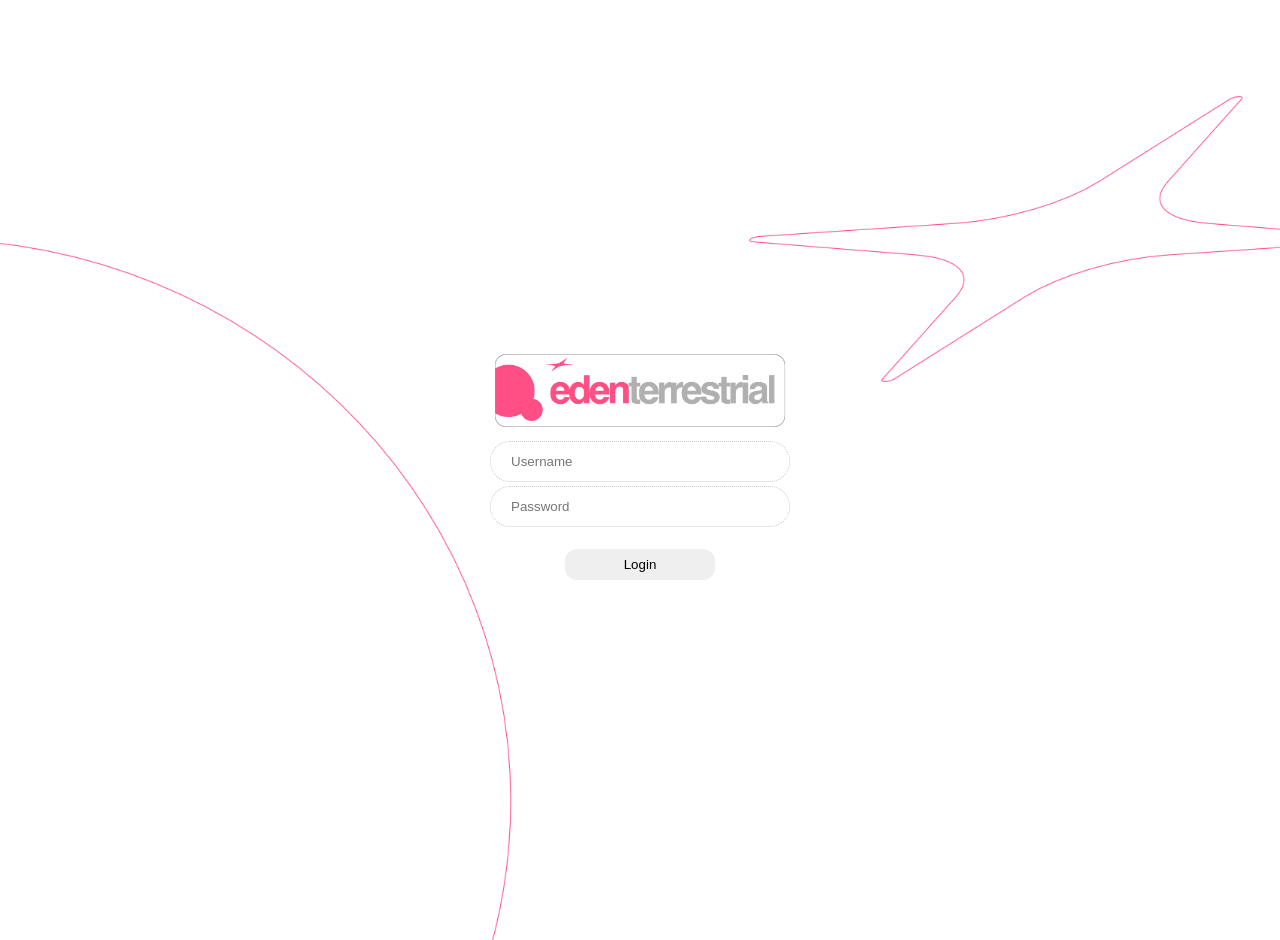
<file: index.html>
<html lang="en">

    <head>
        <link rel="stylesheet" href="index.css" >

    </head>

    <div class = "container">
        <form id = "loginForm">
            <img src= "assets/Logos/eden-terrestrial.png">

            <input type="text" placeholder="Username" name="username" id="username"required>
            <input type="password" placeholder="Password" name="password" id="password" required>

            <button type="submit" name = "login_button" id="l-button">Login</button>
        </form>

        <script defer src="Scripts/login.js"></script>

    </div>

</html>
</file>
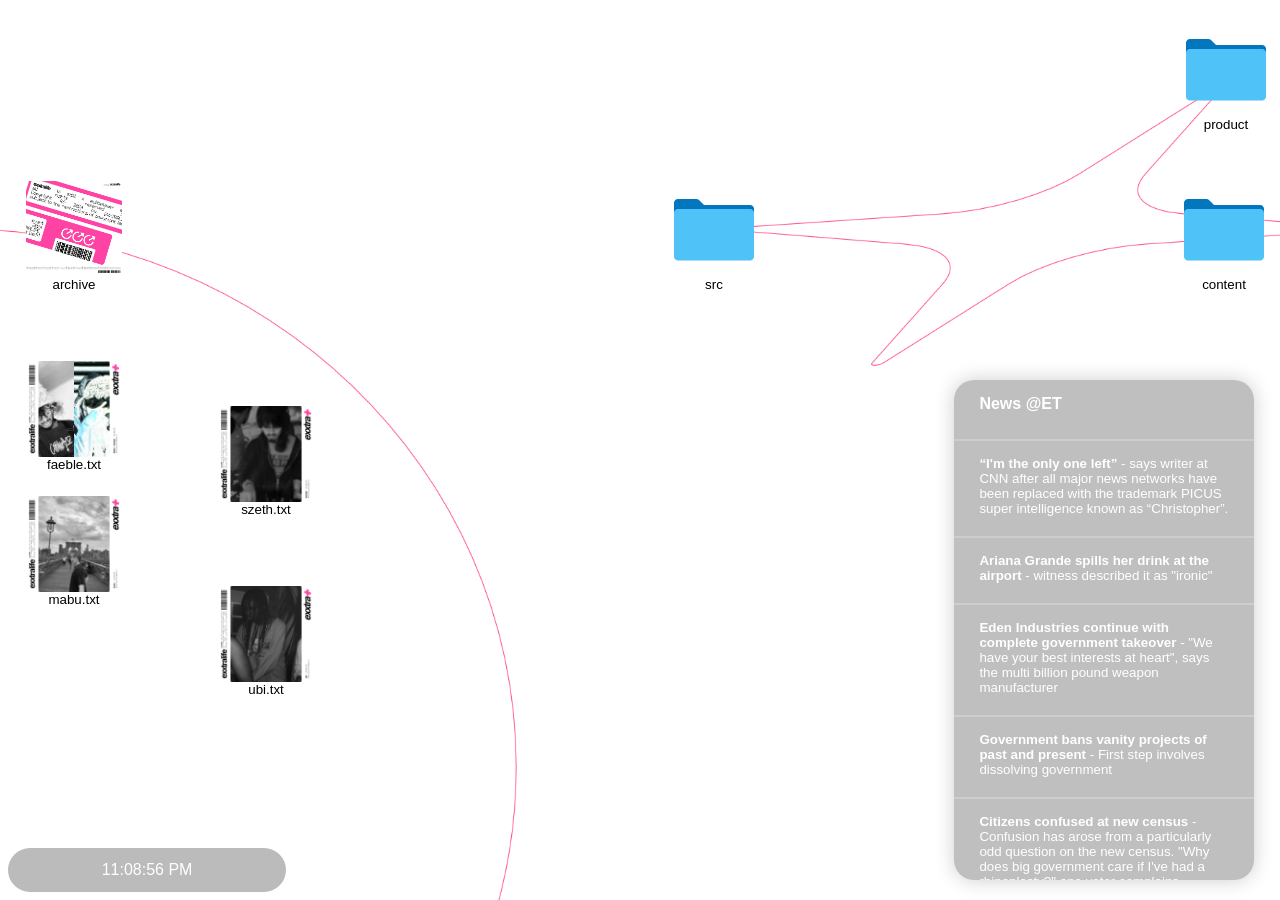
<file: Desktop/Desktop.html>
<html lang="en">

    <head>
        <link rel="stylesheet" href="desktop-style.css" >
        <link rel="stylesheet" href="folder-style.css" >
        <link rel="stylesheet" href="news-style.css" >


    </head>

    <div class = "desktop">

        <div class = "workspace">

            <div class = "draggable" id="news">
                <div class = "tower">
                    <div class = "bartopper"><b>News @ET</b></div>

                    <div class = "news">
                        <b>“I'm the only one left”</b> - says writer at CNN after all major news networks have been replaced with the trademark PICUS super intelligence known as “Christopher”.
                    </div>
                    <div class = "news"><b>Ariana Grande spills her drink at the airport</b> - witness described it as "ironic"</div>
                    <div class = "news"><b>Eden Industries continue with complete government takeover</b> - "We have your best interests at heart", says the multi billion pound weapon manufacturer</div>
                    <div class = "news"><b>Government bans vanity projects of past and present</b> - First step involves dissolving government</div>
                    <div class = "news"><b>Citizens confused at new census</b> - Confusion has arose from a particularly odd question on the new census. "Why does big government care if I've had a rhinoplasty?" one voter complains.</div>
                    <div class = "news"><b>EdenTerrestrial sign new landmark government contract</b> - They have been hired to take care of "business", soruces are unsure of what this means...</div>
                    <div class = "news"><b>“This bitch ain't got no vision, we rich as fuck just living” </b> - Carti speaks on scrapping his new album, maybe one day he will speak on his numerous assault charges </div>
                    <div class = "news"><b>US Finally cut ties with Israel</b> - Reports say this is after, Biden found the Israeli PM "quite annoying" at a recent White House dinner</div>
                    <div class = "news"><b>The crown killer escapes</b> - Should we be alarmed? </div>
                    <div class = "news"><b>Beyonce releases a shocking new perfume</b> - Labled to contain "children's blood", fans cannot tell if she's just "going with the bit"</div>
                    <div class = "news"><b>Beyonce snubbed for country music award</b> - The writers room stands with her in solidarity</div>

                </div>
            </div>

            <div class = "draggable" id="content">
                <button onclick = "contentsClick()">

                    <div class = "folder"><img draggable="false" src= "assets/folder-icon.png">content</div>
                </button>
            </div>

            <div class = "draggable" id="poster">
                <button onclick = "posterClick()">

                    <div class = "folder"><img draggable="false" width="96" src= "product/bandage.png">archive</div>
                </button>
            </div>

            <div class = "draggable" id="src">
                <button onclick = "srcClick()">

                    <div class = "folder"><img draggable="false" src= "assets/folder-icon.png">src</div>
                </button>
            </div>

            <div class = "draggable" id="product">
                <button onclick = "productClick()">
                    <div class = "folder"><img draggable="false" src= "assets/folder-icon.png">product</div>
                </button>
            </div>

            <div class = "draggable" id="faeble">
                <button onclick = "faebleClick()">
                    <div class = "folder"><img draggable="false" width="96" src= "assets/faeble-bicstan/icon.png">faeble.txt</div>
                </button>
            </div>

            <div class = "draggable" id="mabu">
                <button onclick = "mabuClick()">
                    <div class = "folder"><img draggable="false" width="96" src= "assets/mabu/m-icon.png">mabu.txt</div>
                </button>
            </div>

            <div class = "draggable" id="szeth">
                <button onclick = "szethClick()">
                    <div class = "folder"><img draggable="false" width="96" src= "assets/szeth/icon.png">szeth.txt</div>
                </button>
            </div>

            <div class = "draggable" id="ubi">
                <button onclick = "ubiClick()">
                    <div class = "folder"><img draggable="false" width="96" src= "assets/ubi/icon.png">ubi.txt</div>
                </button>
            </div>

        </div>

        
        <div class = "taskbar"> 

            <div class = "status">
                <span id="currentTime">
                ra.co/events/2049372
            </div>

        </div>
    </div>
</html>


<script>
    function getTheTime() 
    {
        const now = new Date();
        const currentDateTime = now.toLocaleTimeString();
        document.querySelector('#currentTime').textContent = currentDateTime;
    }
    
    setInterval(getTheTime, 1000);

    const draggableElements = document.querySelectorAll('.draggable');

    draggableElements.forEach(draggableElement => {
    draggableElement.addEventListener('mousedown', (event) => {
    const offsetX = event.clientX - draggableElement.offsetLeft;
    const offsetY = event.clientY - draggableElement.offsetTop;

    document.addEventListener('mousemove', onMouseMove);
    document.addEventListener('mouseup', onMouseUp);

    function onMouseMove(event) {
      draggableElement.style.left = (event.clientX - offsetX) + 'px';
      draggableElement.style.top = (event.clientY - offsetY) + 'px';
    }

    function onMouseUp() {
      document.removeEventListener('mousemove', onMouseMove);
      document.removeEventListener('mouseup', onMouseUp);   

    }
    
  });
});

function srcClick()
{
    window.location.href = 'https://drive.google.com/drive/folders/1N6sN7H4FYENE0yxxc1gXDB7vRQ2apiq7?usp=sharing';
}

function contentsClick()
{
    window.location.href = 'https://drive.google.com/drive/folders/16lsUZgJXRt71MVaRtFAYDbvCfKWu-ysB?usp=sharing';
}

function posterClick()
{
    window.location.href = 'product/exxtralife-three.html';
}

function faebleClick()
{
    window.location.href = 'setlists/faeble.txt';
}


function mabuClick()
{
    window.location.href = 'setlists/mabu.txt';
}


function szethClick()
{
    window.location.href = 'setlists/szeth.txt';
}

function ubiClick()
{
    window.location.href = 'setlists/ubi.txt';
}

function productClick()
{
    window.location.href = 'https://github.com/exxtralife/exxtralife.github.io/tree/main/Desktop/product';
}
    
    
</script>
</file>
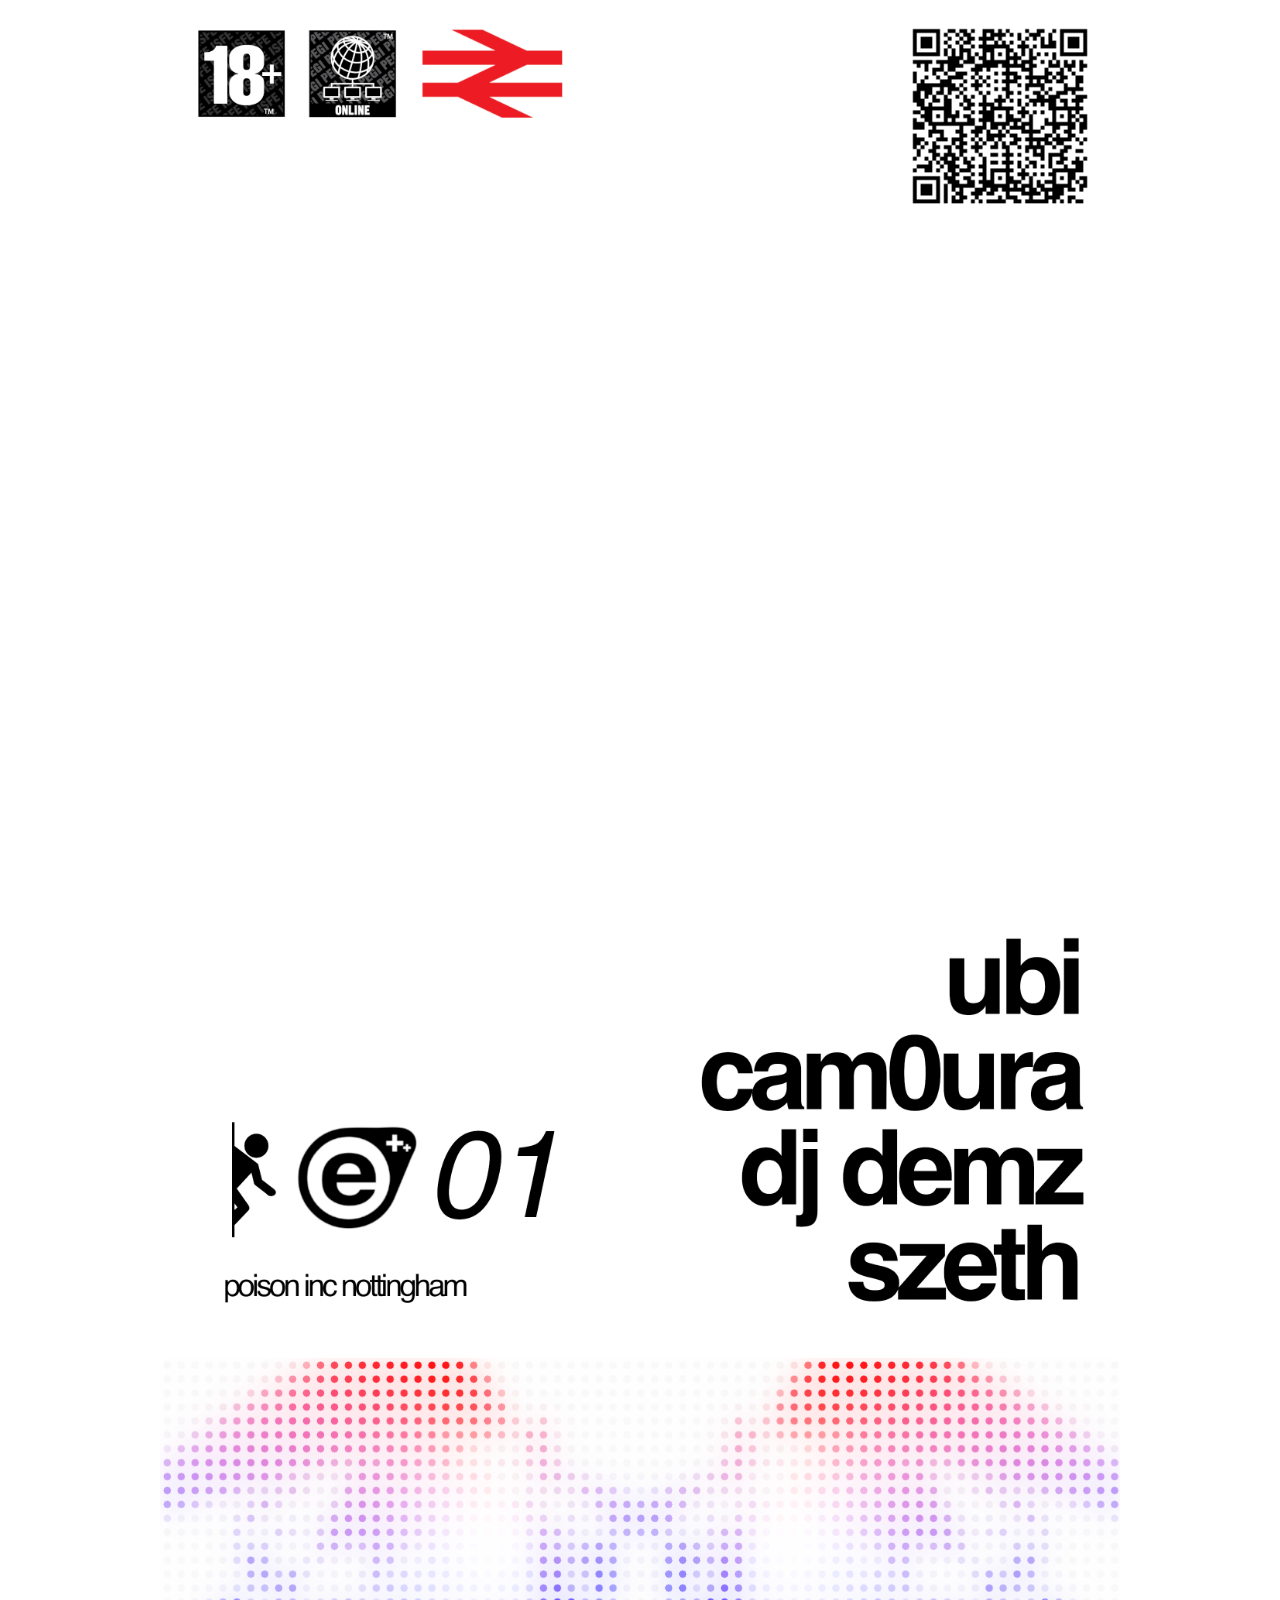
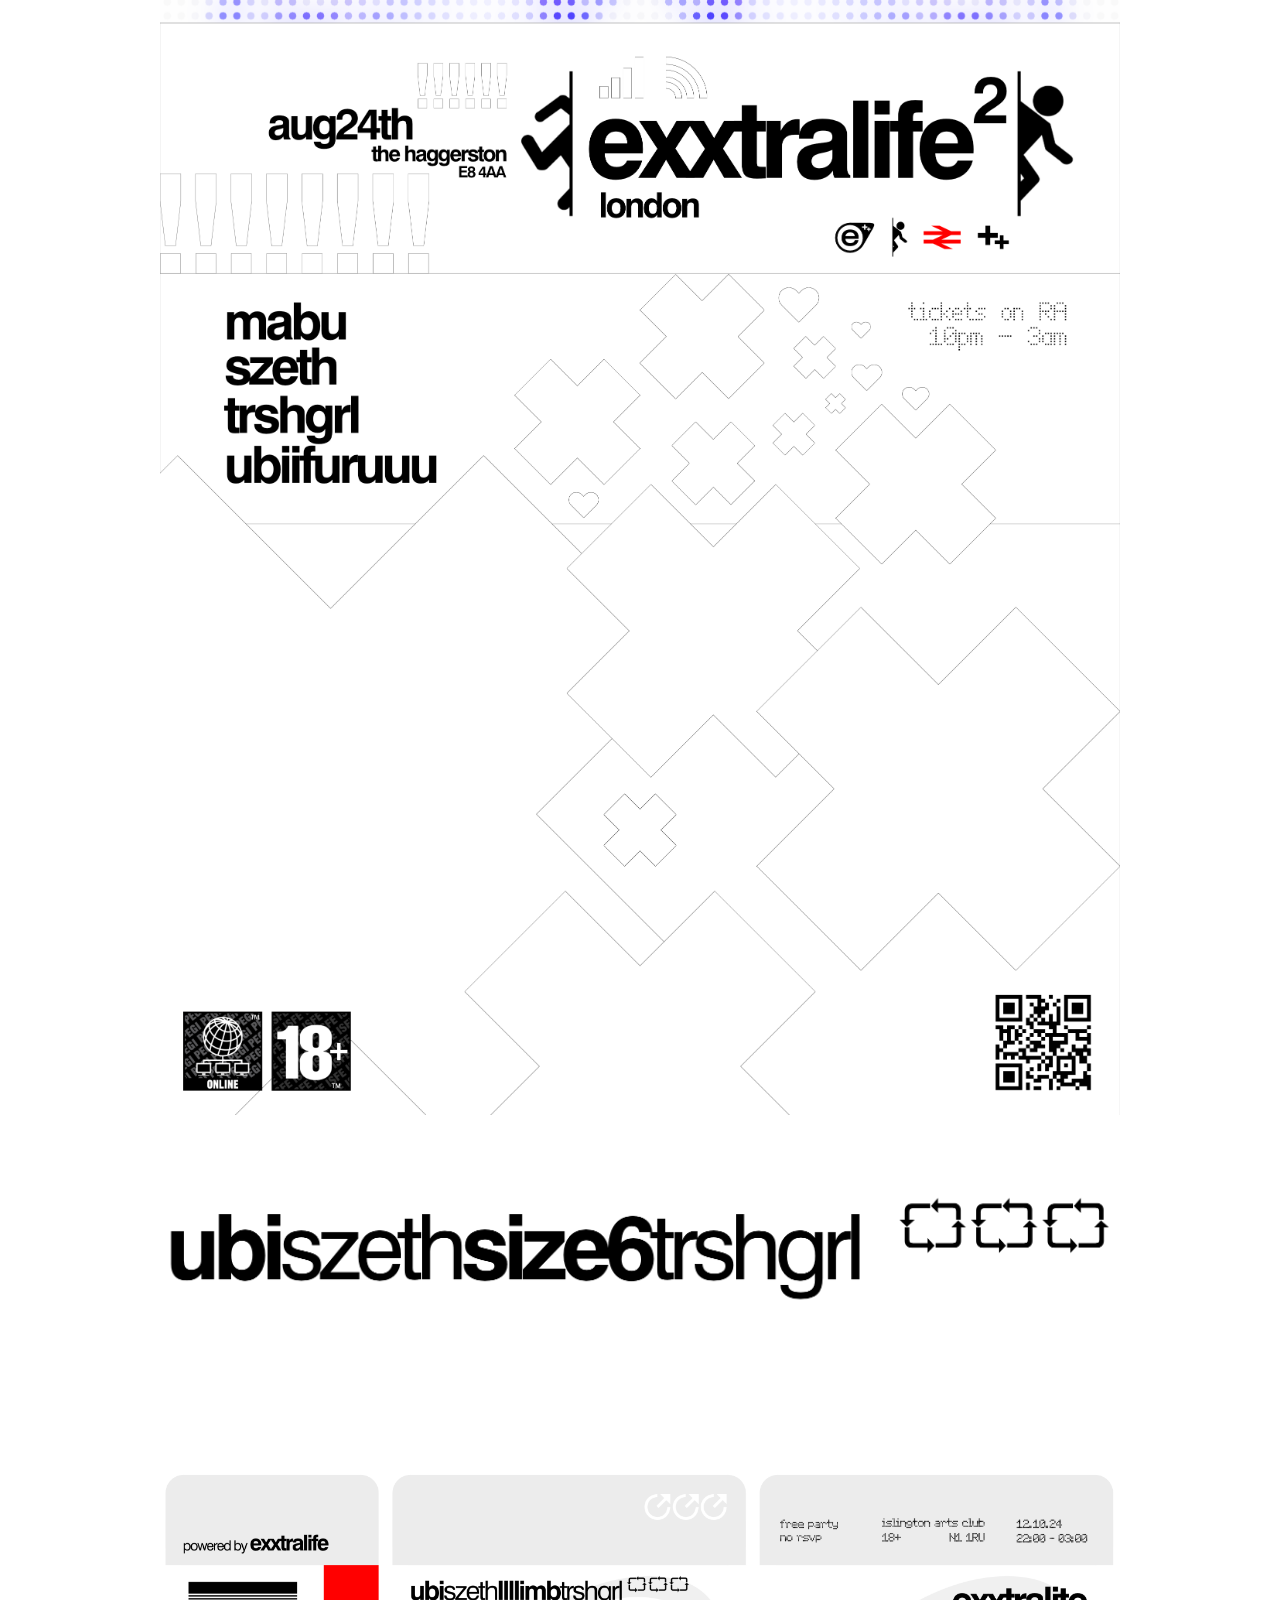
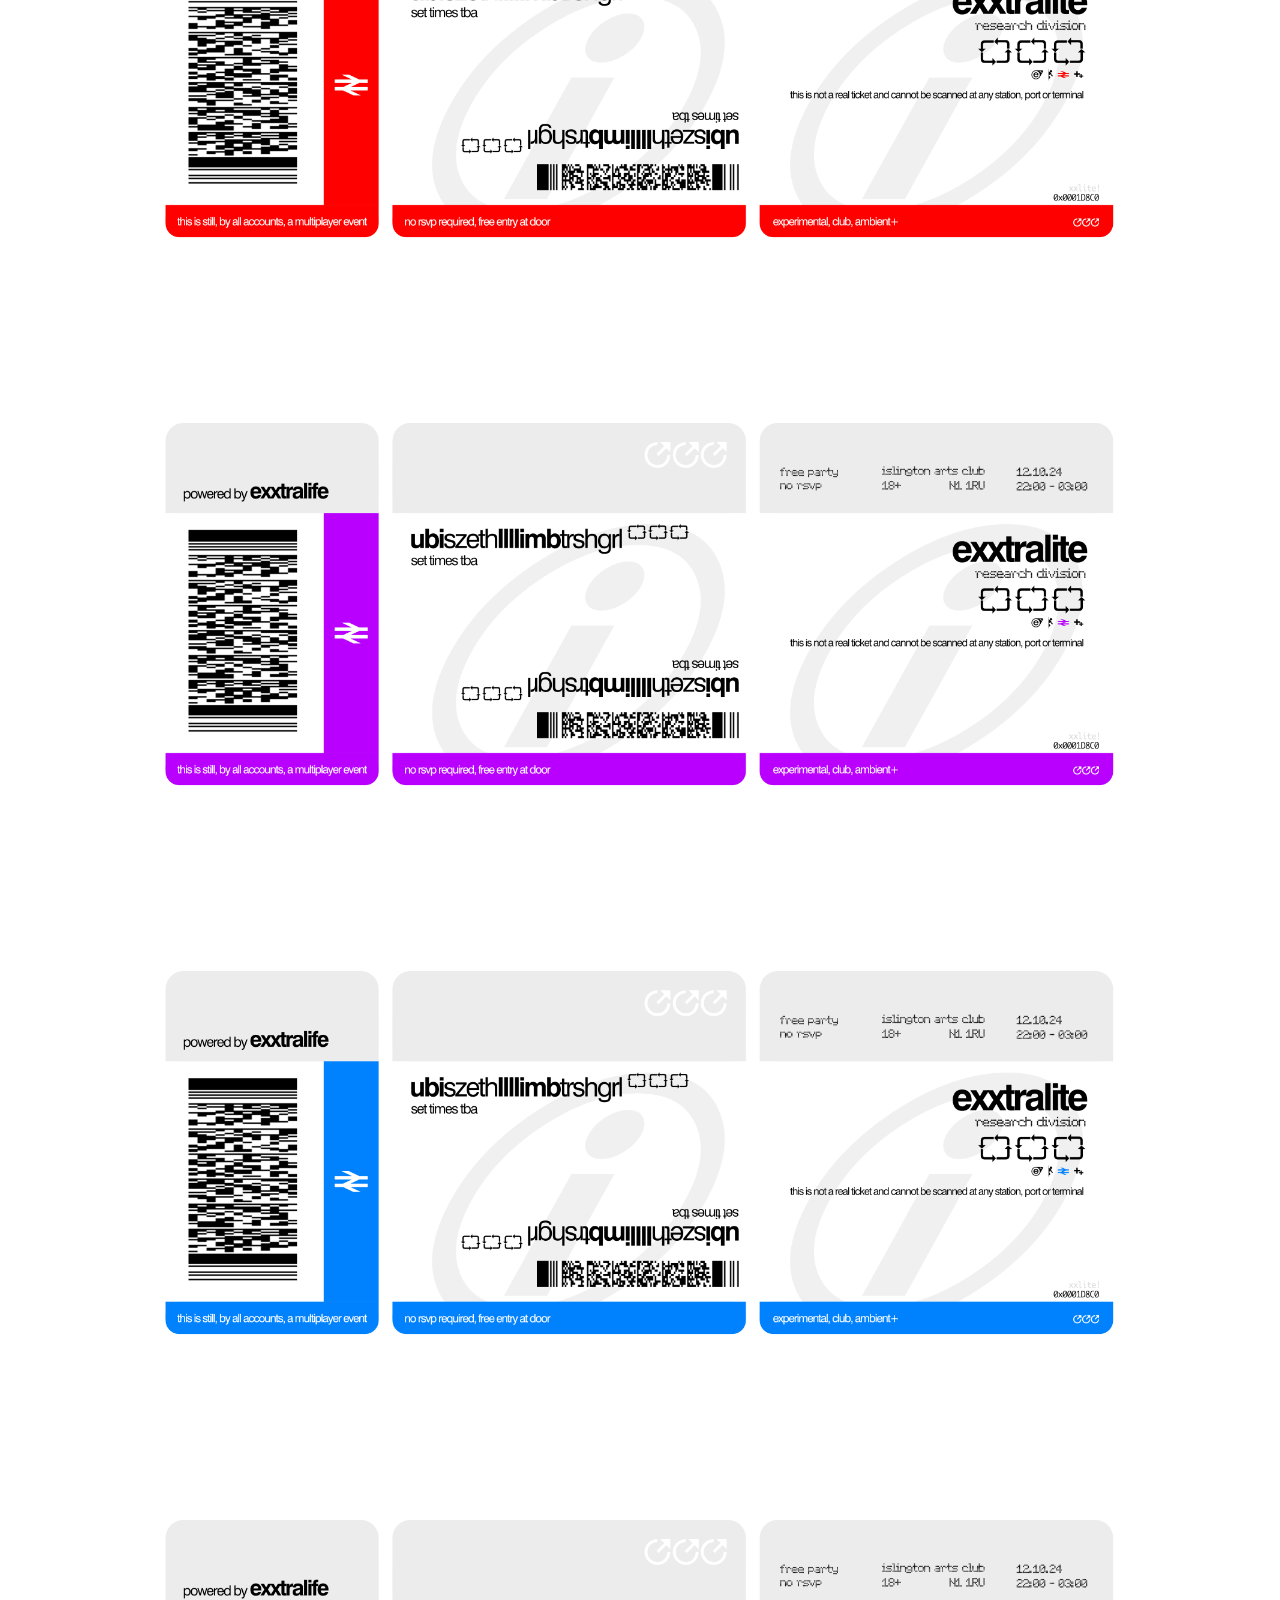
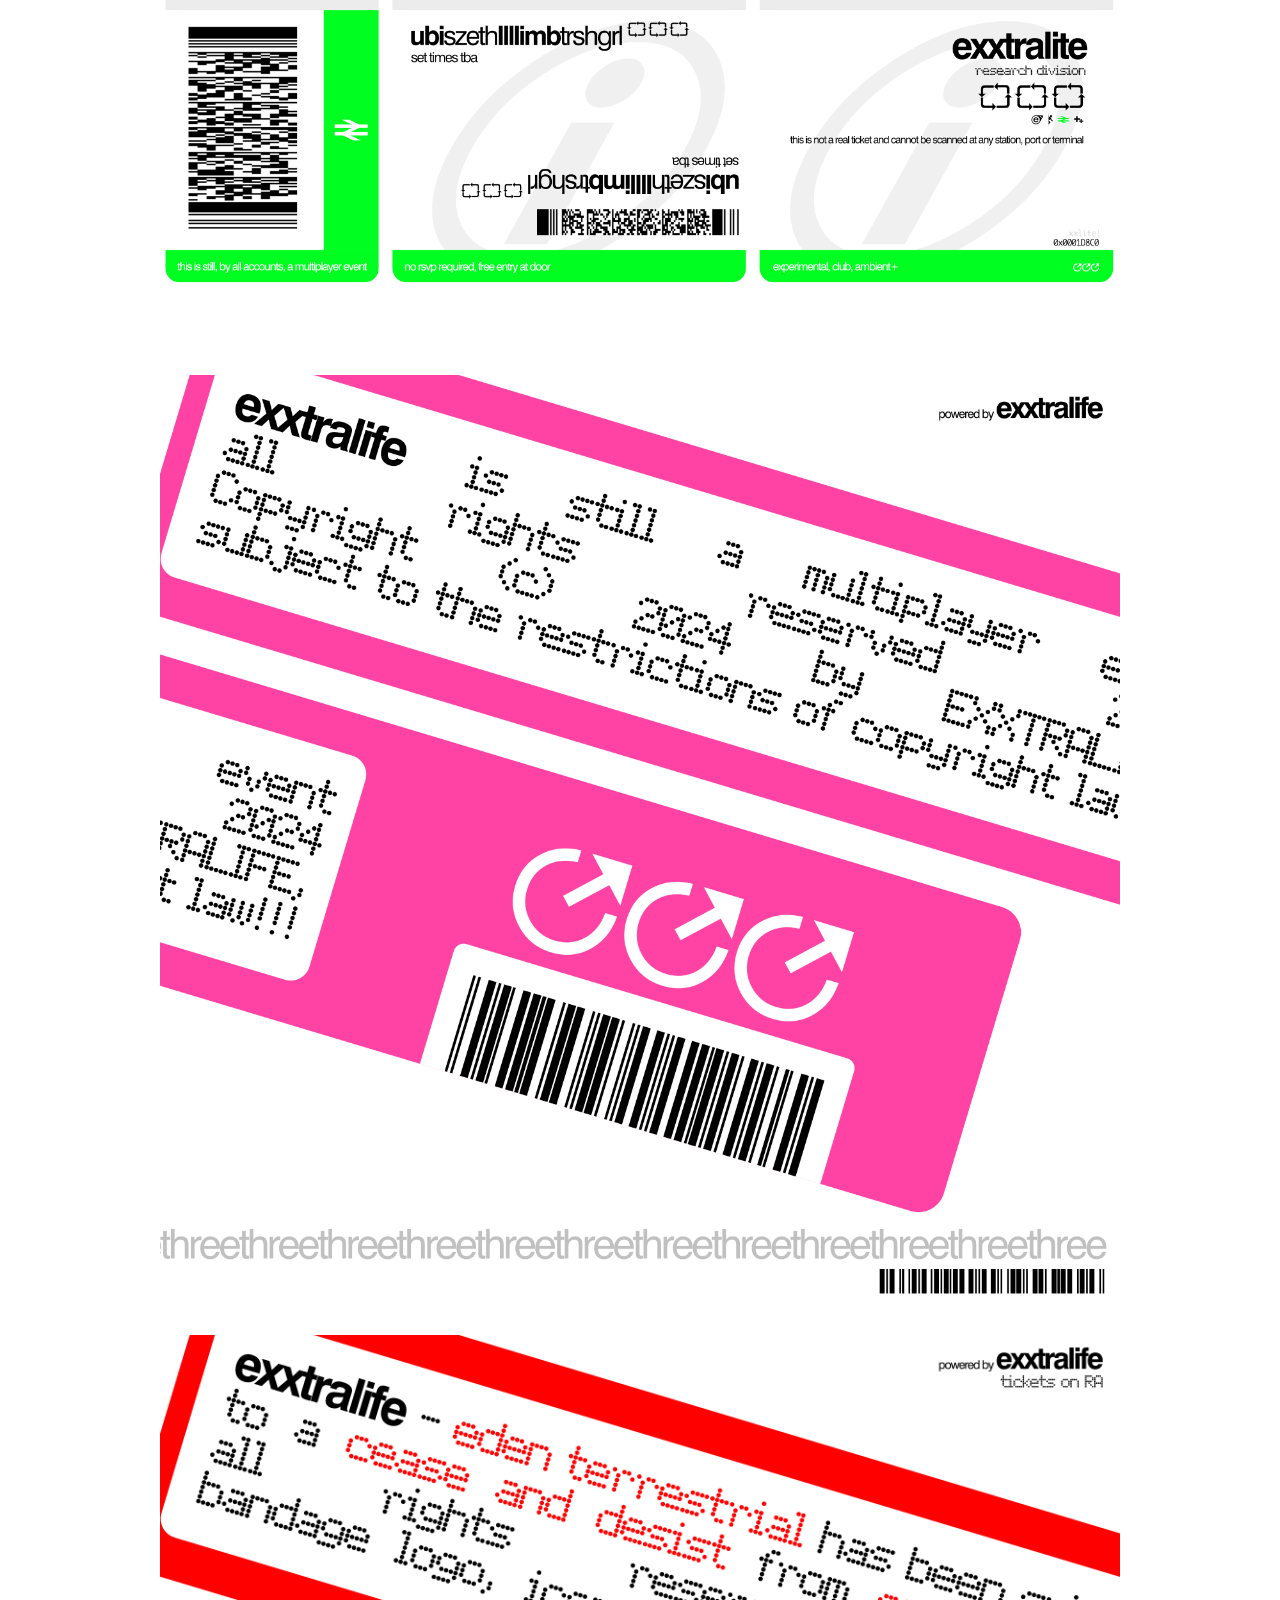
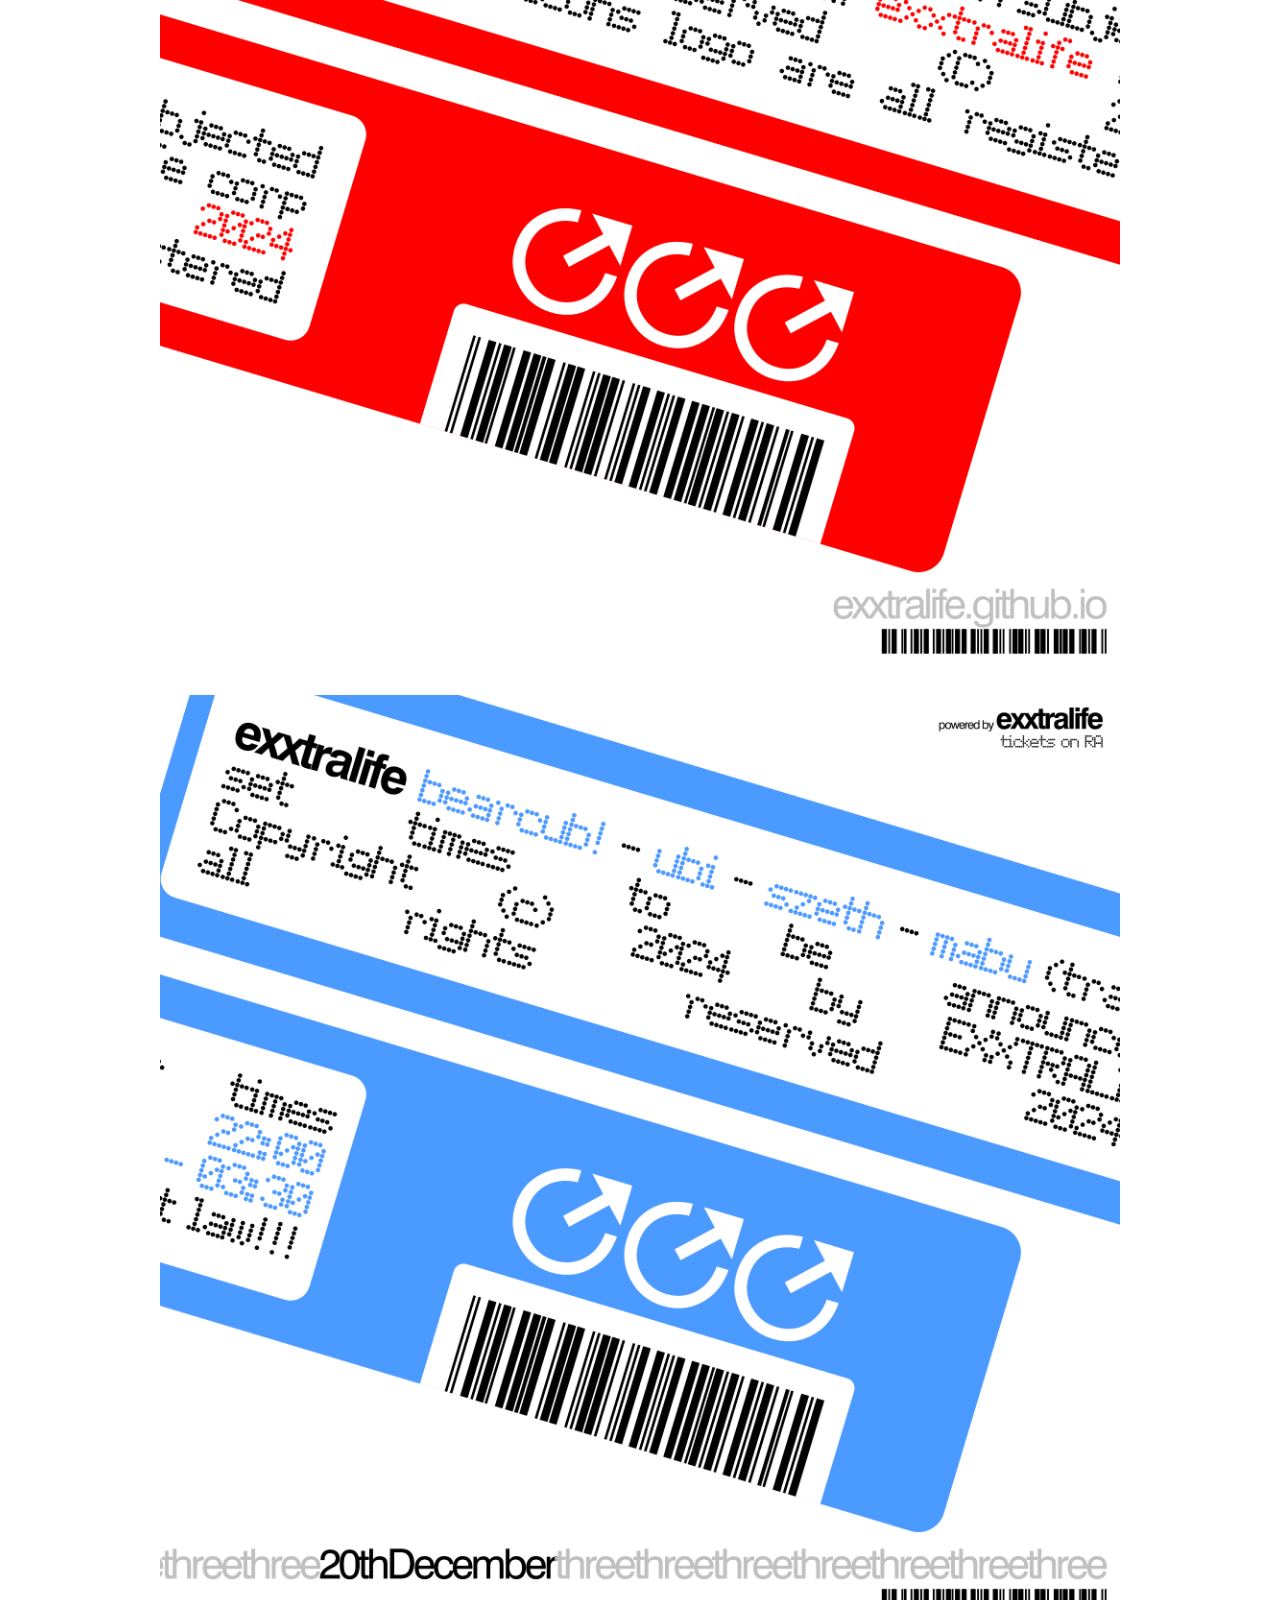
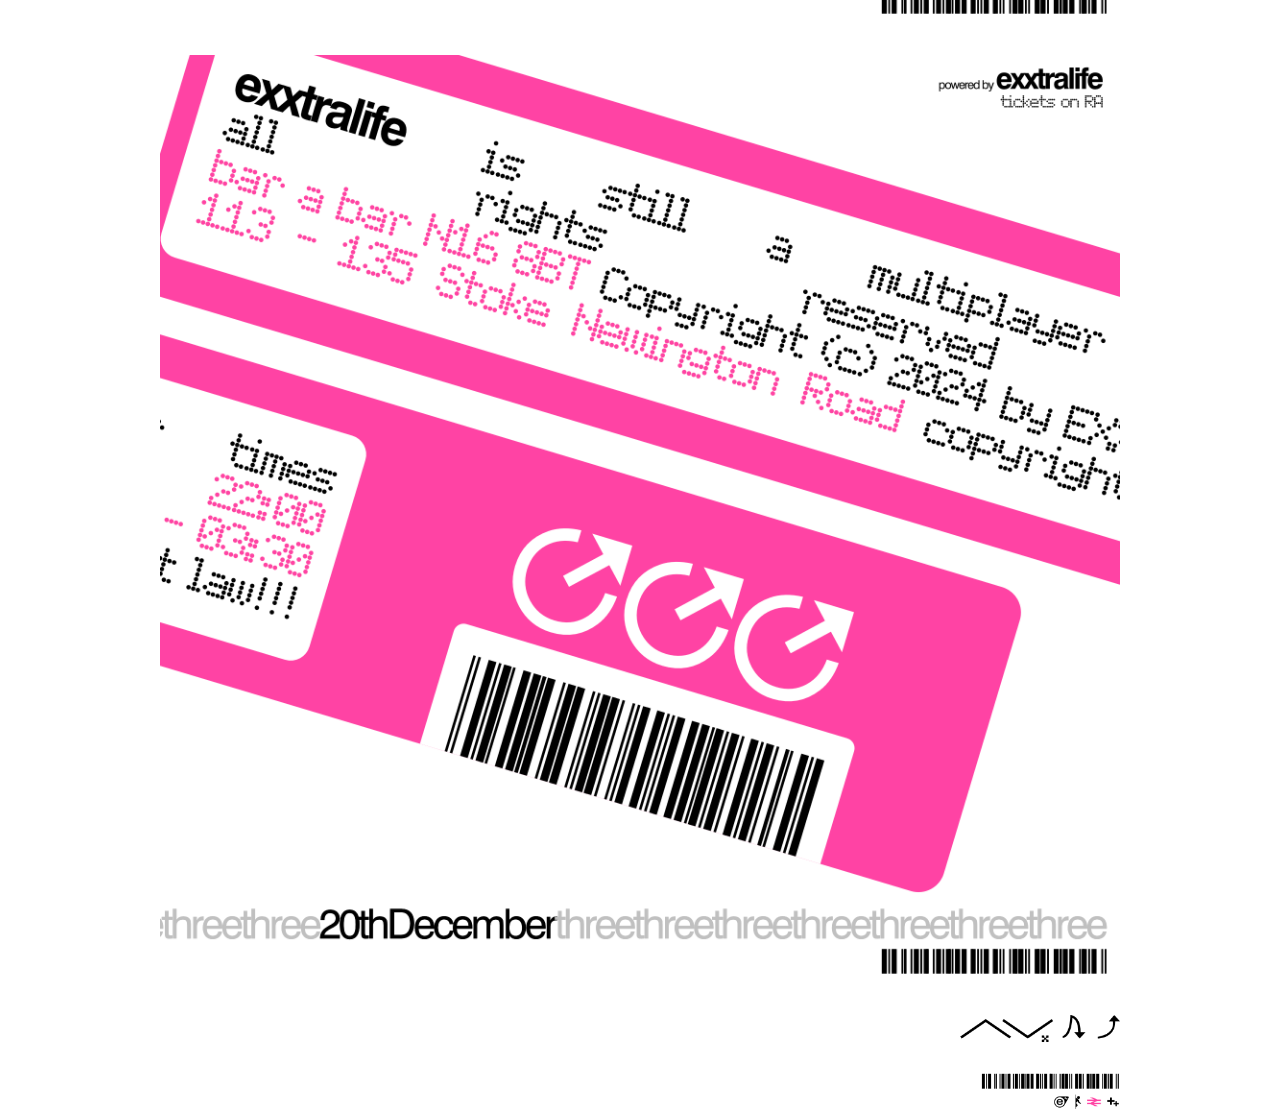
<file: Desktop/product/exxtralife-three.html>
<html lang="en">
    <head>
        <style>
            * {
                margin: 0;
                padding: 0;
            }
            .imgbox {
                padding-top: 0%;
                padding-bottom: 0%;

            }
            .center-fit {
                width: 100%;
                height: auto;
            }

            .scroll-box
            {
                padding-left: 12.5%;
                justify-content: center;
                width: 75%;
            }
        </style>
    </head>

    <div class = "scroll-box">

        <div class="imgbox" >
            <a href="https://edwxn-13.github.io/eyesoundz.html">
                <img class="center-fit" src="../assets/poster-archive/exxtralife1poster.PNG">
            </a>
        </div>

        <div class="imgbox" >
            <a href="exxtralife-three.html">
                <img class="center-fit" src="../assets/poster-archive/exxtralife2.png">
            </a>
        </div>

        <div class="imgbox" >
            <a href="https://edwxn-13.github.io/exxtralife/exxtralife.html">
                <img class="center-fit" src="../assets/poster-archive/litetag.png">
            </a>
        </div>

        <div class="imgbox" >
            <a href="../../exxtramail/litepage.html">
                <img class="center-fit" src="tickets/red.png">
            </a>
        </div>

        <div class="imgbox" >
            <a href="../../index.html">
                <img class="center-fit" src="tickets/purp.png">
            </a>
        </div>
        
        <div class="imgbox" >
            <a href="../../exxtramail/litepage.html">
                <img class="center-fit" src="tickets/nlu.png">
            </a>
        </div>

        <div class="imgbox" >
            <a href="../../exxtramail/litepage.html">
                <img class="center-fit" src="tickets/green.png">
            </a>
        </div>

        <div class="imgbox" >
            <a href="https://ra.co/events/2049372">
                <img class="center-fit" src="bandage.png">
            </a>
        </div>

        <div class="imgbox" >
            <a href="exxtralife-three.html">
                <img class="center-fit" src="../assets/poster-archive/three/exxtrainfo.png">
            </a>
        </div>

        <div class="imgbox" >
            <a href="exxtralife-three.html">
                <img class="center-fit" src="../assets/poster-archive/three/lineup.png">
            </a>
        </div>


        <div class="imgbox" >
            <a href="exxtralife-three.html">
                <img class="center-fit" src="../assets/poster-archive/three/time.png">
            </a>
        </div>

        <div class="imgbox" >
            <a href="exxtralife-three.html">
                <img class="center-fit" src="../assets/poster-archive/three/swag-tag.png">
            </a>
        </div>
    </div>
    
</body>
</file>
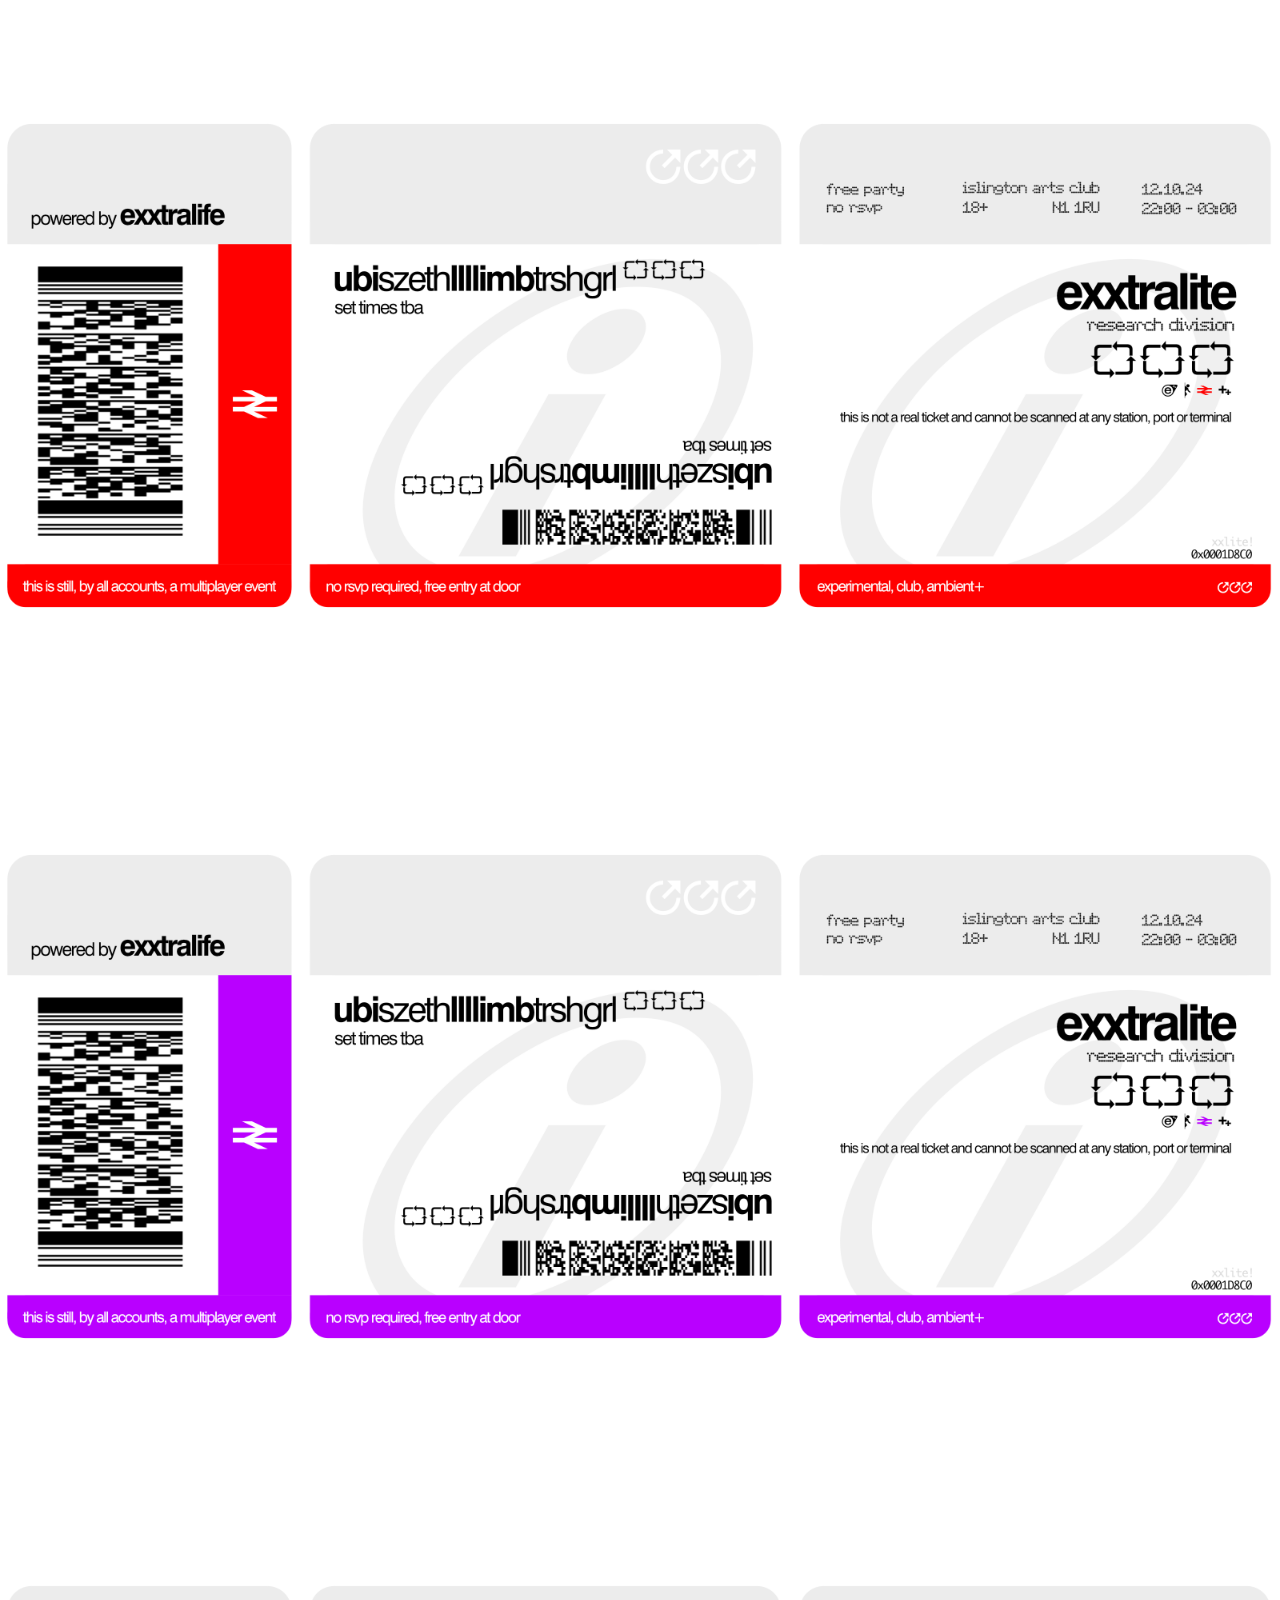
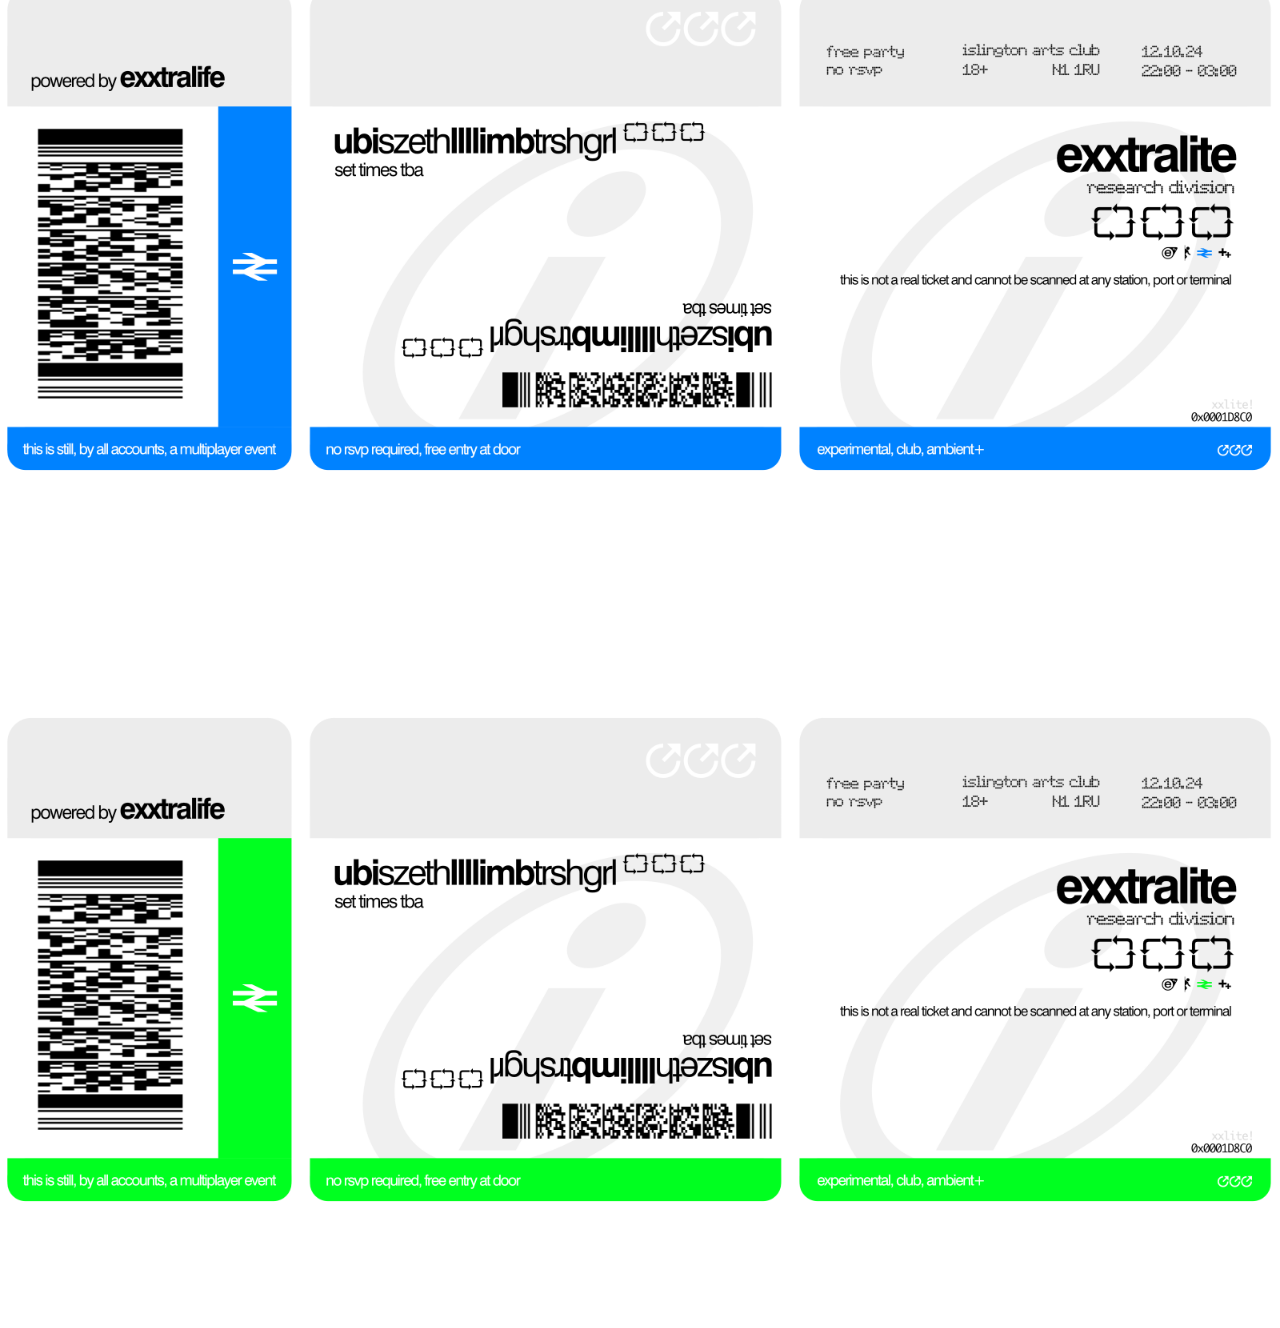
<file: Desktop/product/exxtralite.html>
<html lang="en">
    <head>
        <style>
            * {
                margin: 0;
                padding: 0;
            }
            .imgbox {
                padding-top: 0%;
                padding-bottom: 0%;

            }
            .center-fit {
                width: 100%;
                height: auto;
            }
        </style>
    </head>
    <body>
    <div class="imgbox" >
        <a href="../../index.html">
            <img class="center-fit" src="tickets/red.png">
        </a>
    </div>
    <div class="imgbox" ></div>
        <a href="../../index.html">
            <img class="center-fit" src="tickets/purp.png">
        </a>
    </div>
    <div class="imgbox" >
        <a href="../../index.html">
            <img class="center-fit" src="tickets/nlu.png">
        </a>
    </div>
    <div class="imgbox" ></div>
        <a href="../../index.html">
            <img class="center-fit" src="tickets/green.png">
        </a>
    </div>
</div>
</body>
</file>
<file: index.css>
body
{
    background-size: cover;
    background-position: center top;
    background-image: url("assets/Background/logo-background.png");
    font-family:Arial, Helvetica, sans-serif;
}

.container
{
    
}

input[type=text], input[type=password] {
    width: 100%;
    padding: 12px 20px;
    margin: 2px 0;
    display: inline-block;
    border: 1px dotted #ccc;
    box-sizing: border-box;
    border-radius: 20px;
    text-justify: left;
    justify-self: center;
}

.container img
{ 
    padding-bottom: 10px;
    width: 300px;
    justify-self: center;
}

.container button
{
    padding-top: 8px;
    padding-bottom: 8px;

    border-radius: 12px;

    border: none;
    box-sizing: border-box;
    margin-top: 20px;
    width: 50%;
    justify-self: center;
}
.container button:hover {
    background-color: black;
    color: white;
  }
  

  #loginForm {
    display: grid;
    place-content: center;
    padding: 16px;
    height: 100%;
    justify-self: center;
    justify-items: center;
  }

  #src
  {
    top:200px;
    right:50%;
  }
</file>
<file: Desktop/desktop-style.css>
body
{
    background-size: cover;
    background-position: center top;
    background-image: url("../assets/Background/logo-background.png");
    font-family:Arial, Helvetica, sans-serif;
}

.desktop
{
    height: 100%;
    width: 100%;
    background-color: transparent;
}

.desktop .taskbar
{
    height: 5%;
    width: 22%;
    background-color: rgb(187, 187, 187);
    border-radius: 28px;
    -webkit-border-radius: 28px;
    -moz-border-radius: 28px;
    -ms-border-radius: 28px;
    -o-border-radius: 28px;
    border-width: 5px;
    backdrop-filter: blur(5px);
    -webkit-backdrop-filter: blur(5px);
    display: grid;
    place-content: center;
}

.desktop .workspace
{
    height: 95%;
    width: 100%;
}

.desktop .taskbar .status
{
    display: grid;
    place-content: center;
    color: white;

}

.draggable
{
    position: absolute;
    top: 20px;
    right: 0;
    z-index: 9;
    text-align: center;
}

.draggable button
{
    background-color: transparent;

    border-width: 0px;
}

.folder
{
    cursor: move;
    text-align: center;
    display: grid;
    place-content: center;
}
</file>
<file: Desktop/folder-style.css>
#src
{
    position: absolute;
    top:20%;
    right: 40%;
}

#content
{
    position: absolute;
    top:20%;
    right: 2;
}

#news
{
    position: absolute;
    top:40%;
    right: 2%;
}

#poster
{
    position: absolute;
    top:20%;
    right: 90%;
}

#faeble
{
    position: absolute;
    top:40%;
    right: 90%;
}

#mabu
{
    position: absolute;
    top:55%;
    right: 90%;
}

#szeth
{
    position: absolute;
    top:45%;
    right: 75%;
}

#ubi
{
    position: absolute;
    top:65%;
    right: 75%;
}
</file>
<file: Desktop/news-style.css>
.topper
{

    border-top-left-radius: 8px;
    border-top-right-radius: 8px;

    box-sizing: border-box;

    padding-top: 15px;
    padding-left: 25px;

    border-bottom: solid;
    border-width: 1px;
    border-color: rgb(205, 205, 205);
    background-color: rgb(164, 164, 164);
    justify-self: center;
    width: 100%;
    outline: black;
    height: 50px;

    color: white;
}

.bartopper
{

    border-top-left-radius: 20px;
    border-top-right-radius: 20px;

    box-sizing: border-box;

    padding-top: 15px;
    padding-left: 25px;

    border-bottom: solid;
    border-width: 1px;
    border-color: rgb(205, 205, 205);
    justify-self: center;
    text-align: left;
    width: 100%;
    outline: black;
    height: 60px;

    color: white;
}


.tower
{
    width: 300px;
    height: 500px;
    backdrop-filter: blur(50px);
    -webkit-backdrop-filter: blur(50px);
    box-shadow: 0 0px 20px rgb(0 0 0 / 0.2);
    border-radius: 20px;
    margin-top: 20px;
    background-color: rgb(191, 191, 191);
    -webkit-border-radius: 20px;
    -moz-border-radius: 20px;
    -ms-border-radius: 20px;
    -o-border-radius: 20px;
    overflow-y: scroll;

}


.news
{
    font-size: smaller;
    box-sizing: border-box;

    word-wrap:break-word;
    padding-top: 15px;
    padding-left: 25px;

    border-bottom: solid;
    border-top: solid;

    border-width: 1px;
    border-color: rgb(205, 205, 205);
    justify-self: center;
    text-align: left;
    width: 100%;
    outline: black;

    padding-bottom: 20px;

    box-sizing: border-box;
    padding-right: 25px;
    color: white;
}
</file>
